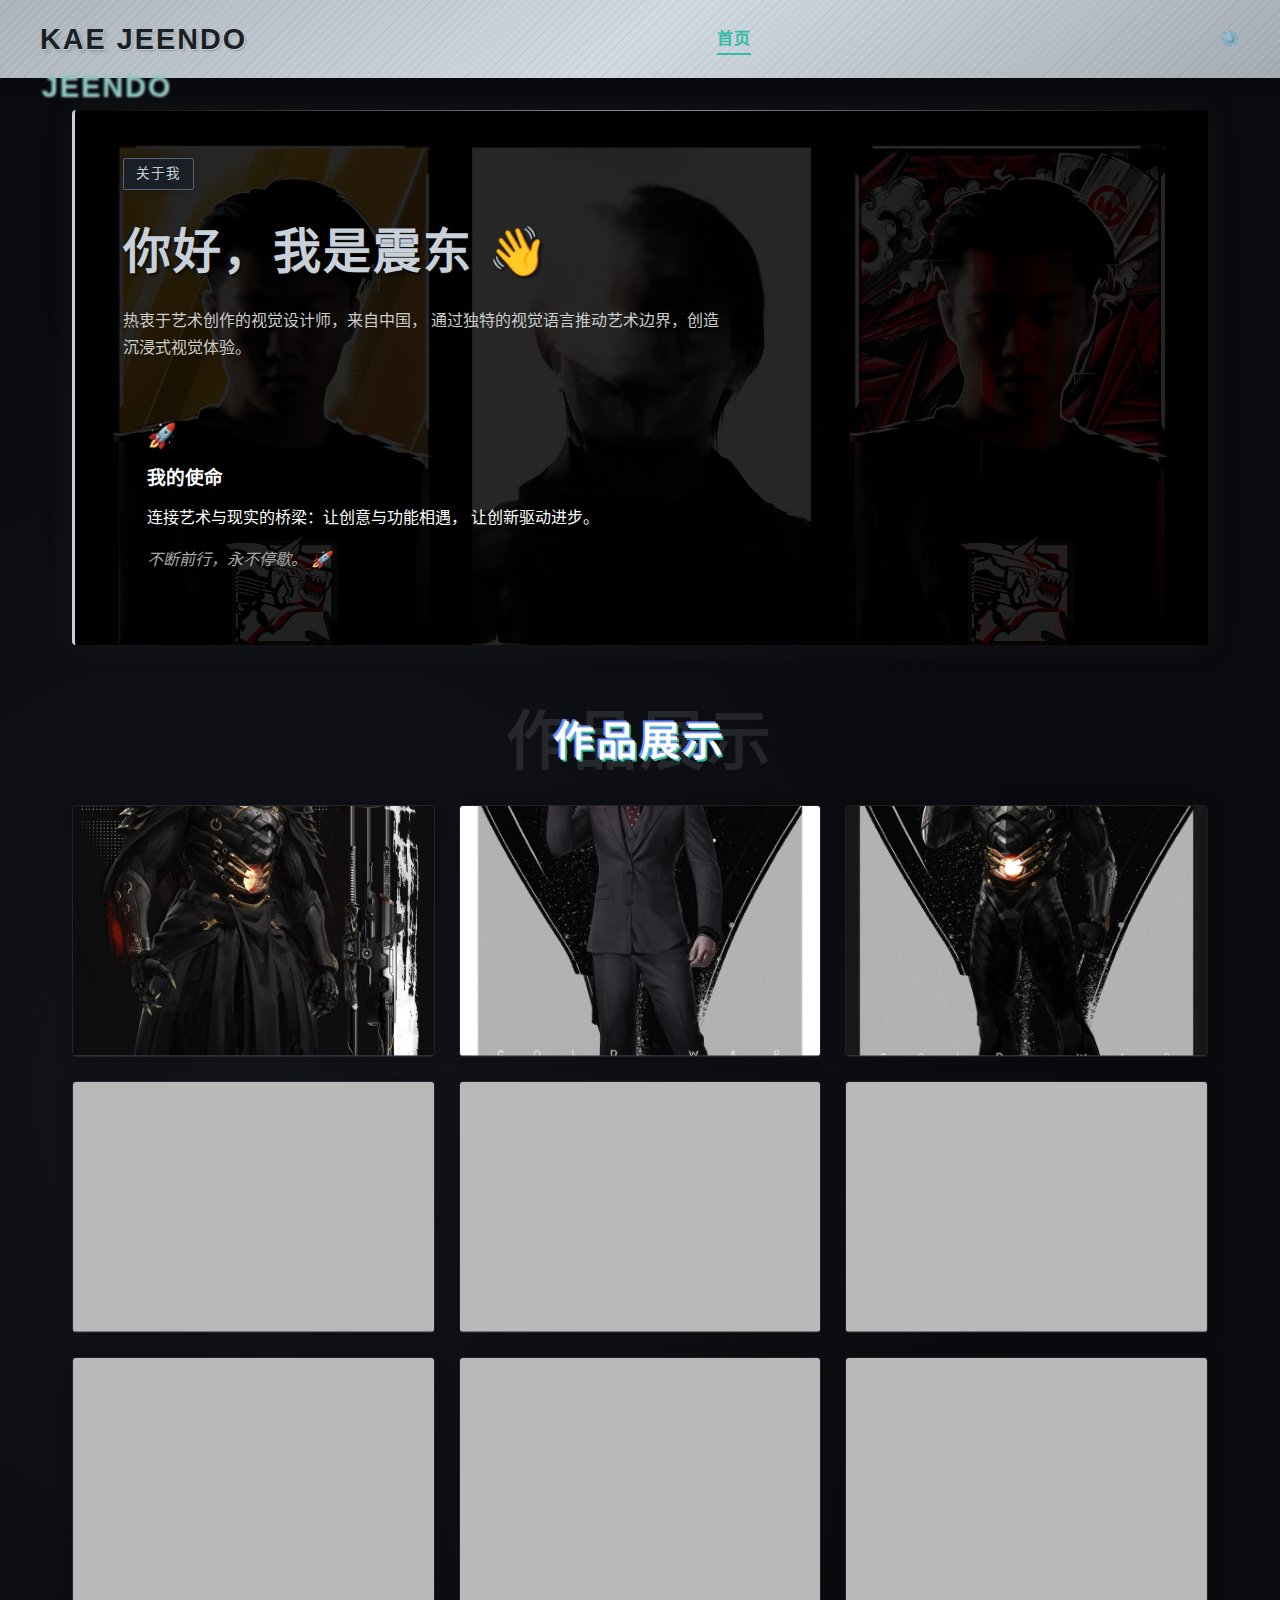
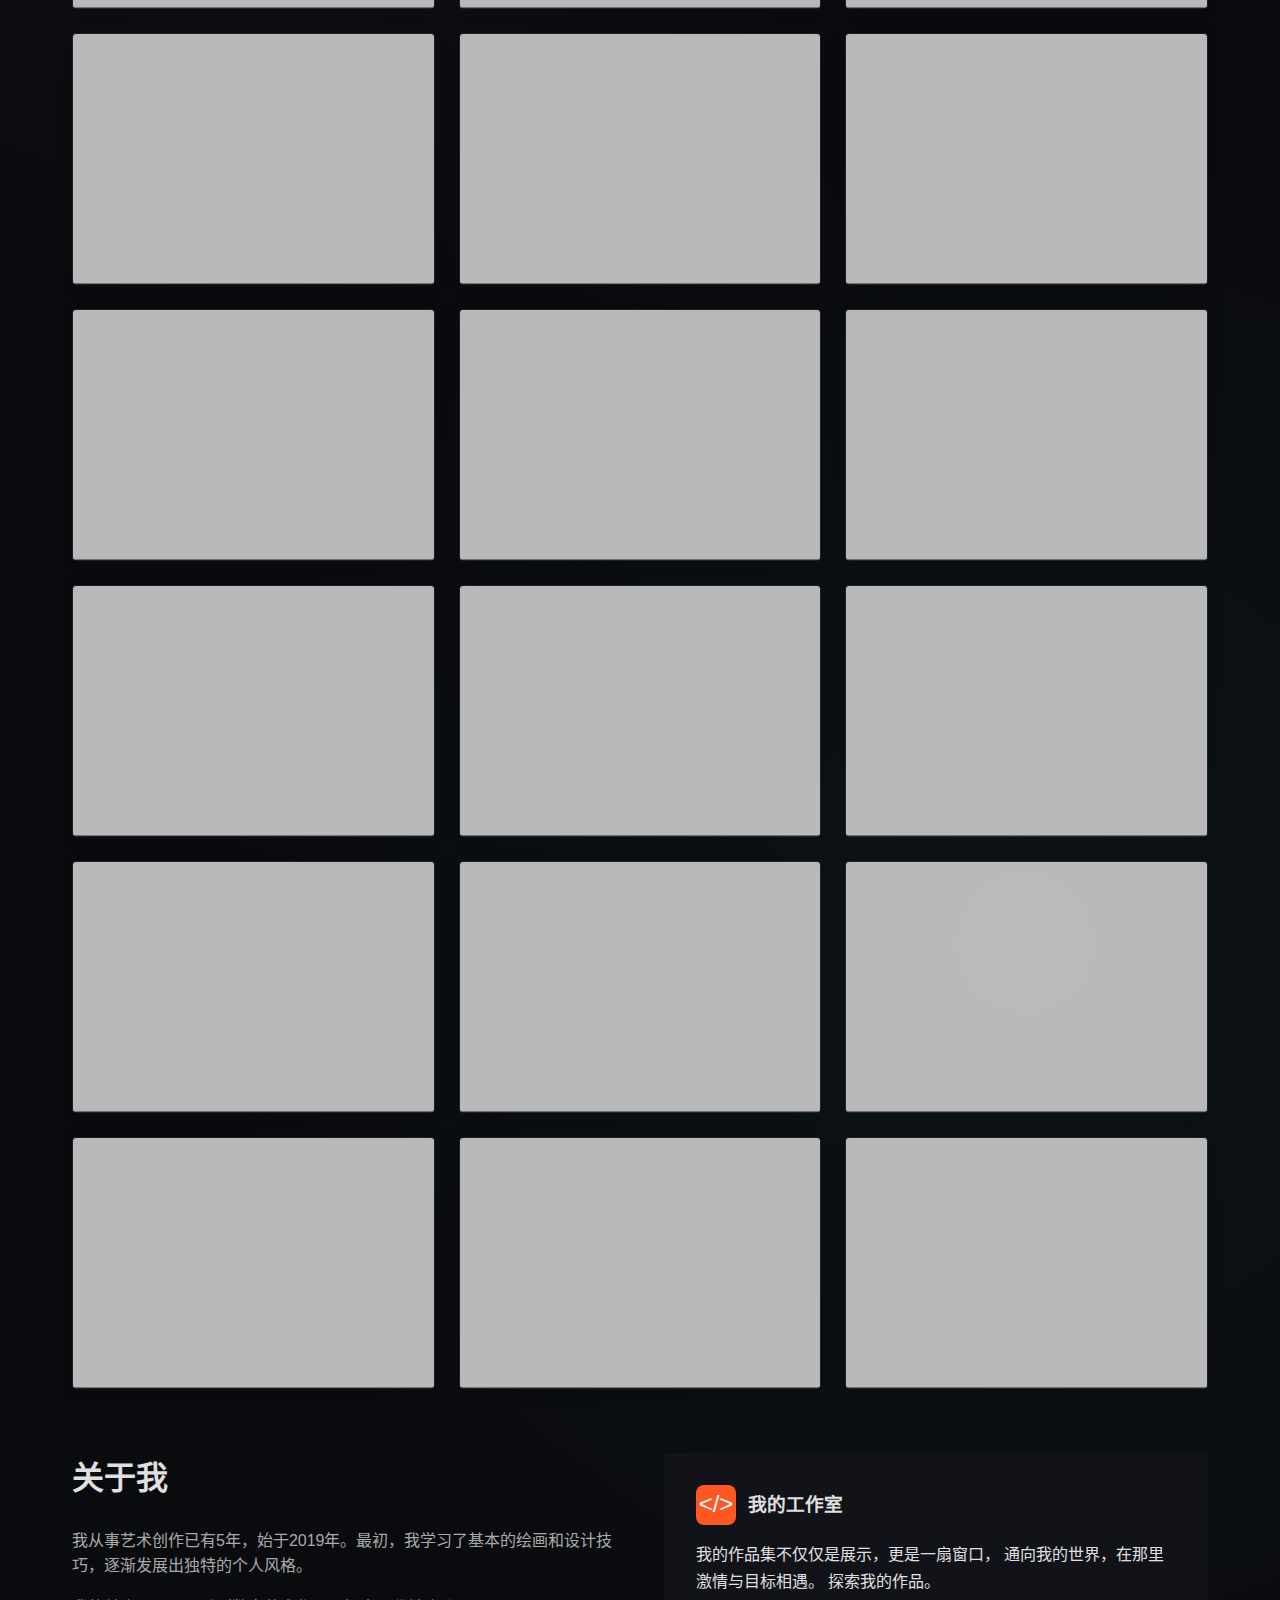
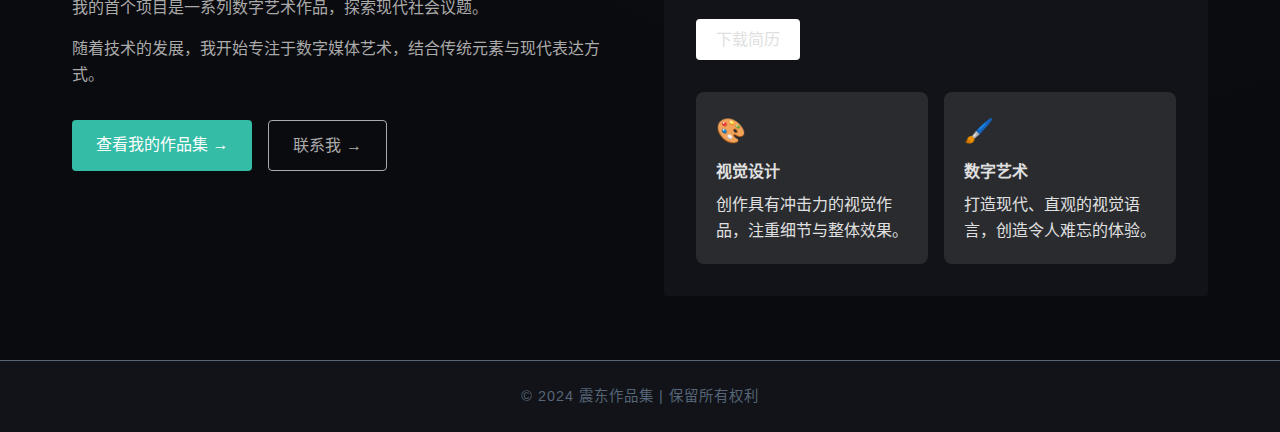
<file: index.html>
<!DOCTYPE html>
<html lang="zh-CN">
<head>
    <meta charset="UTF-8">
    <meta name="viewport" content="width=device-width, initial-scale=1.0">
    <title>作品集展示</title>
    <link rel="stylesheet" href="styles.css">
</head>
<body>
    <header>
        <nav>
            <div class="logo">KAE JEENDO</div>
            <ul class="nav-links">
                <li><a href="#" class="active">首页</a></li>
            </ul>
            <div class="settings">⚙️</div>
        </nav>
    </header>

    <main>
        <section class="about-section">
            <div class="about-header">
                <span class="tag">关于我</span>
                <h1>你好，我是震东 👋</h1>
                <p class="intro">热衷于艺术创作的视觉设计师，来自中国，
                通过独特的视觉语言推动艺术边界，创造沉浸式视觉体验。</p>
            </div>
            <div class="mission">
                <span class="mission-icon">🚀</span>
                <h3>我的使命</h3>
                <p>连接艺术与现实的桥梁：让创意与功能相遇，
                让创新驱动进步。</p>
                <p class="motto"><em>不断前行，永不停歇。</em> 🚀</p>
            </div>
        </section>

        <section class="gallery-section">
            <h2>作品展示</h2>
            <div class="gallery" id="gallery">
                <!-- 照片将通过JavaScript动态加载 -->
            </div>
        </section>

        <section class="about-me">
            <div class="about-content">
                <h2>关于我</h2>
                <p>我从事艺术创作已有5年，始于2019年。最初，我学习了基本的绘画和设计技巧，逐渐发展出独特的个人风格。</p>
                <p>我的首个项目是一系列数字艺术作品，探索现代社会议题。</p>
                <p>随着技术的发展，我开始专注于数字媒体艺术，结合传统元素与现代表达方式。</p>
                <div class="action-buttons">
                    <a href="#" class="btn primary">查看我的作品集 &rarr;</a>
                    <a href="#" class="btn secondary">联系我 &rarr;</a>
                </div>
            </div>

            <div class="studio-info">
                <div class="studio-header">
                    <span class="code-icon">&#60;/&#62;</span>
                    <h3>我的工作室</h3>
                </div>
                <p class="studio-desc">我的作品集不仅仅是展示，更是一扇窗口，
                通向我的世界，在那里激情与目标相遇。
                探索我的作品。</p>
                <a href="#" class="download-btn">下载简历</a>

                <div class="skills">
                    <div class="skill-card">
                        <span class="skill-icon">🎨</span>
                        <h4>视觉设计</h4>
                        <p>创作具有冲击力的视觉作品，注重细节与整体效果。</p>
                    </div>
                    <div class="skill-card">
                        <span class="skill-icon">🖌️</span>
                        <h4>数字艺术</h4>
                        <p>打造现代、直观的视觉语言，创造令人难忘的体验。</p>
                    </div>
                </div>
            </div>
        </section>
    </main>

    <footer>
        <p>&copy; 2024 震东作品集 | 保留所有权利</p>
    </footer>

    <!-- 照片查看器模态框 -->
    <div id="photoModal" class="modal">
        <span class="close">&times;</span>
        <img class="modal-content" id="modalImg">
        <div class="zoom-hint">使用鼠标滚轮放大缩小 | 放大后按住鼠标拖动查看不同区域 | 松开鼠标停止移动</div>
    </div>

    <script src="script.js"></script>
    
    <!-- 缓存状态信息 -->
    <div class="cache-status" id="cacheStatus">图片缓存已清理</div>
</body>
</html>
</file>
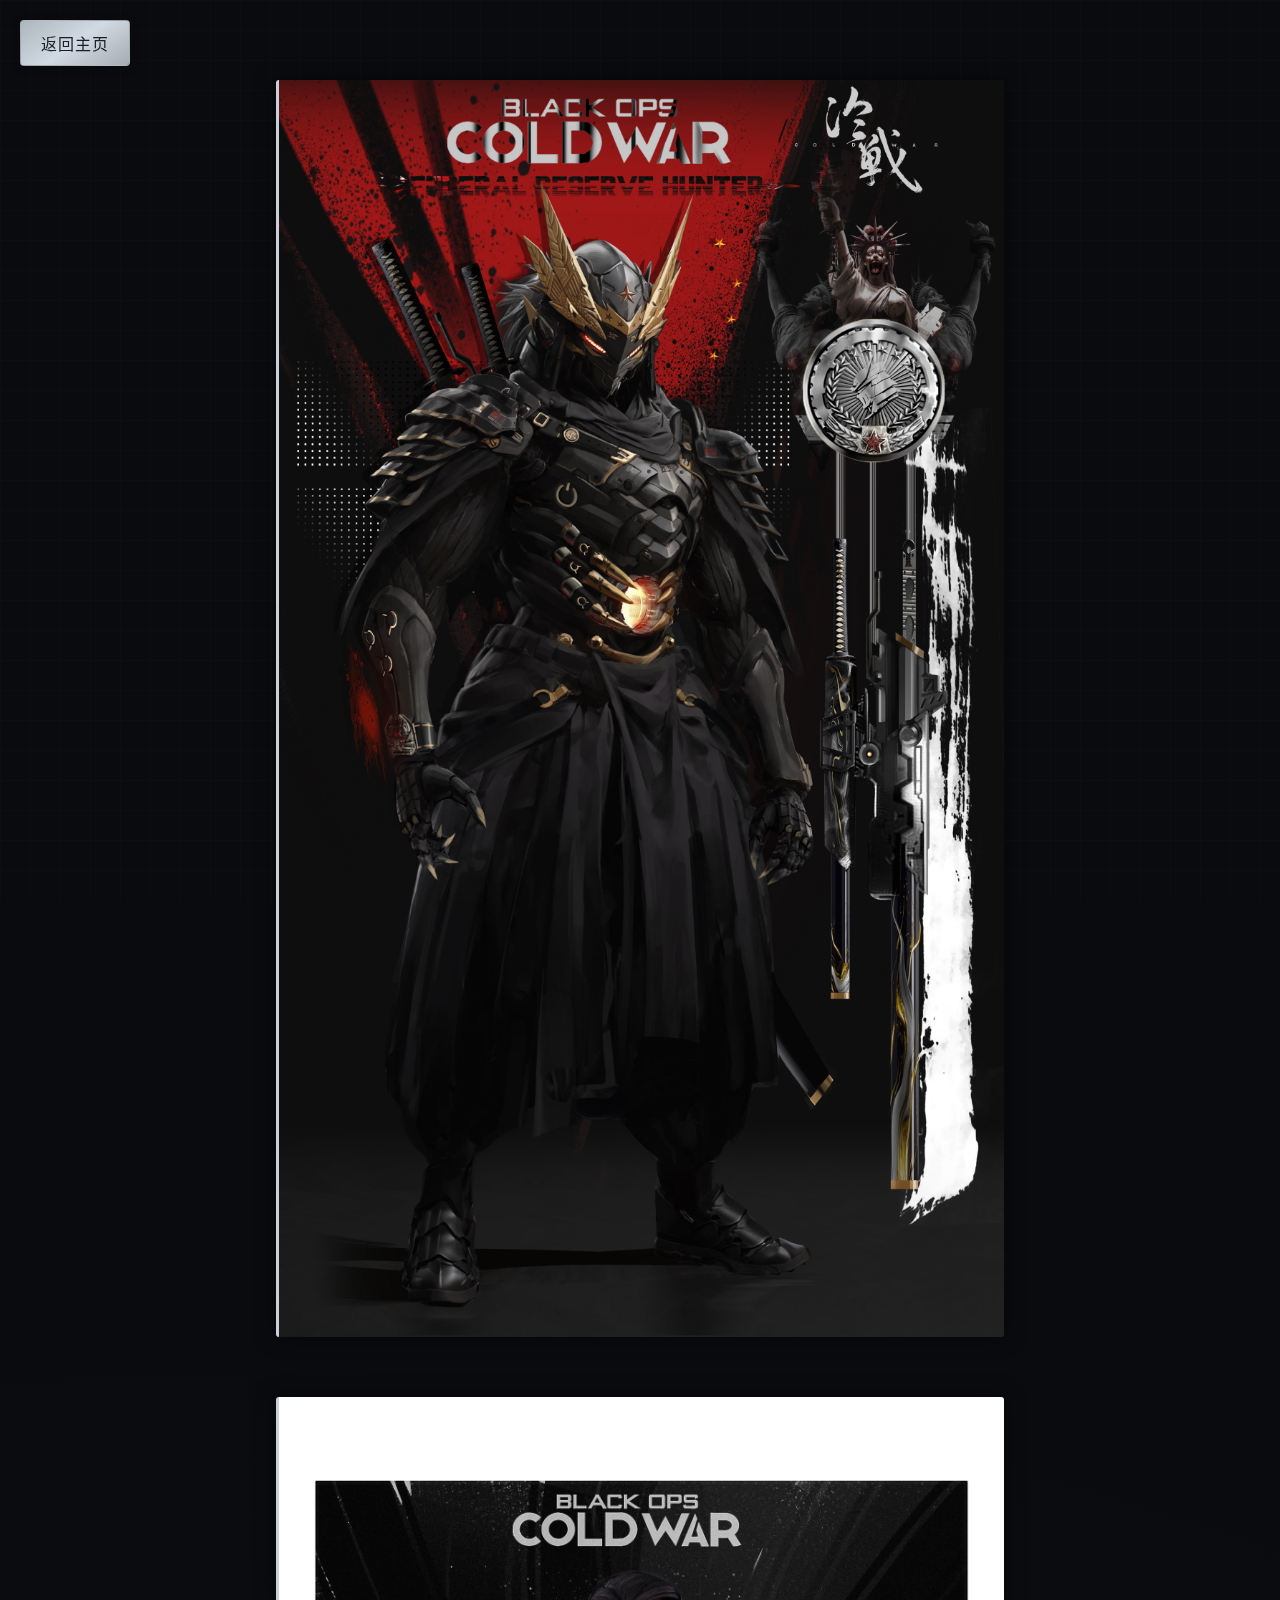
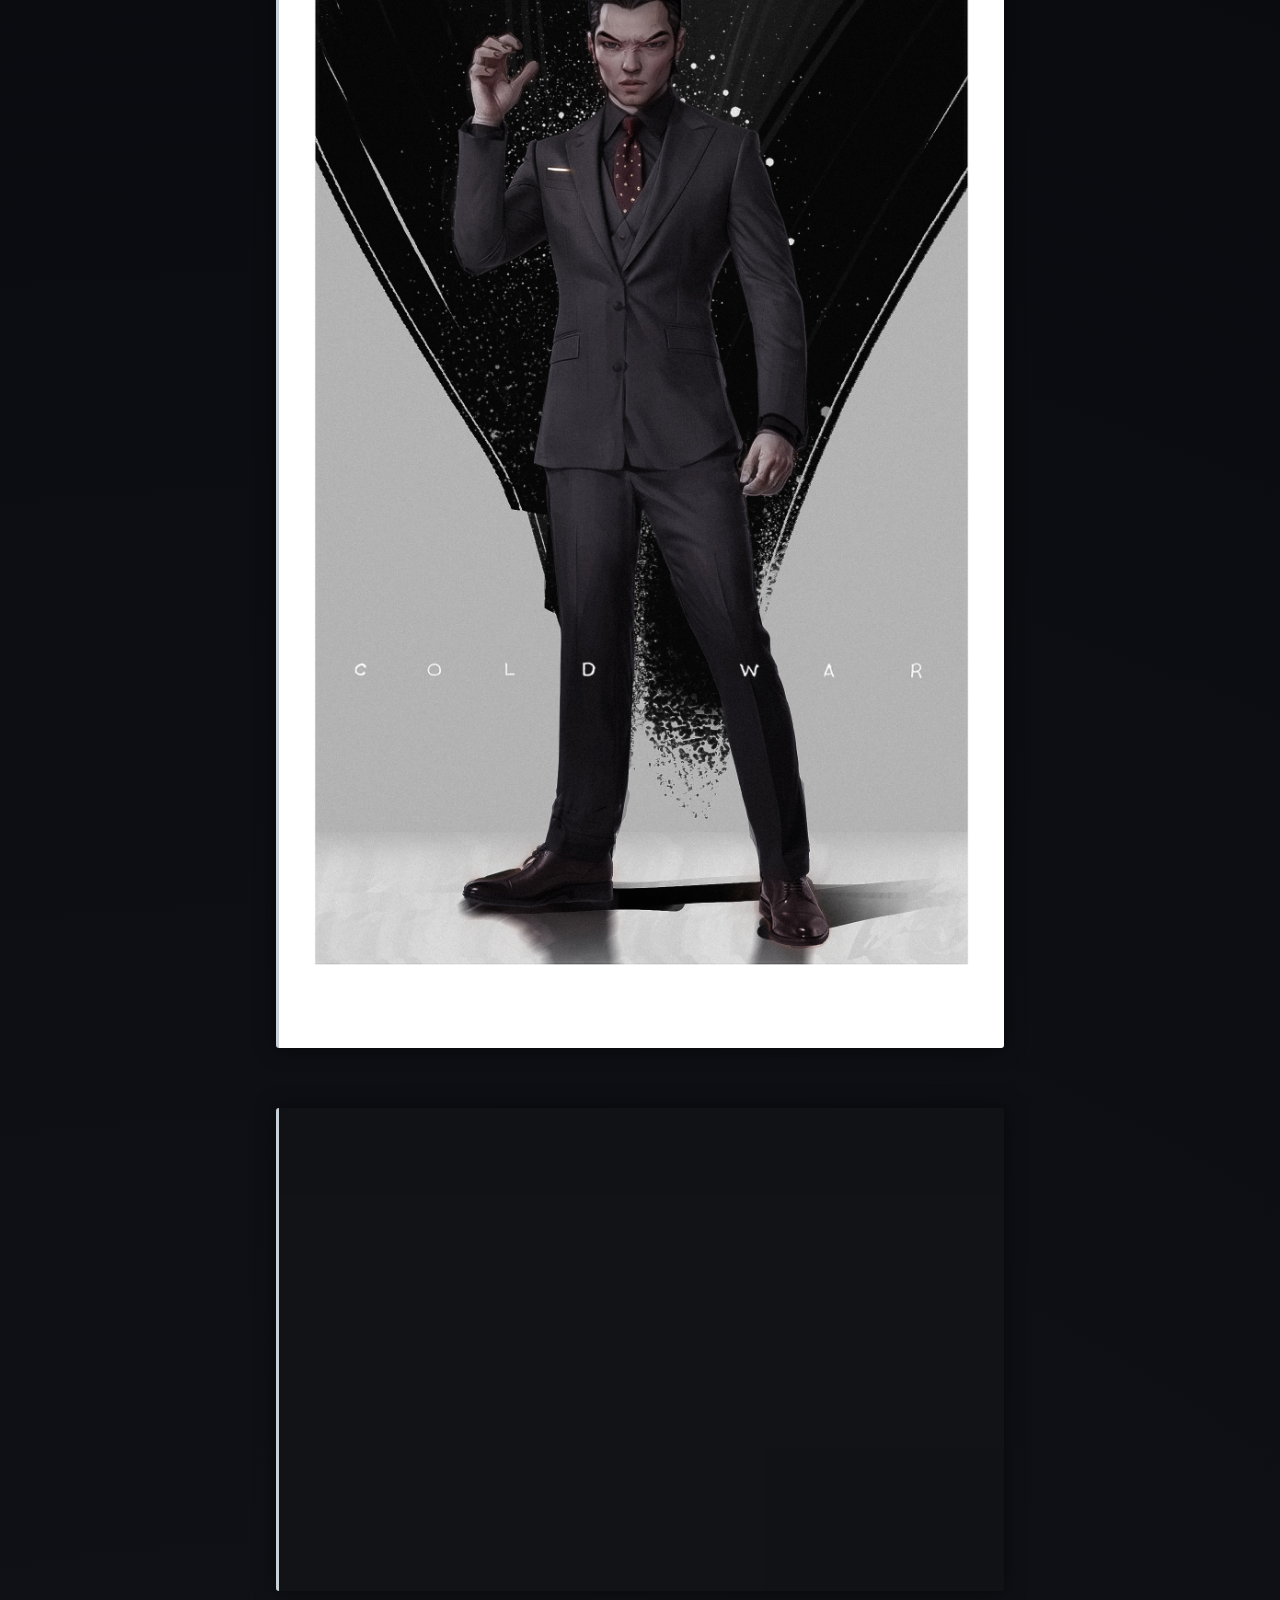
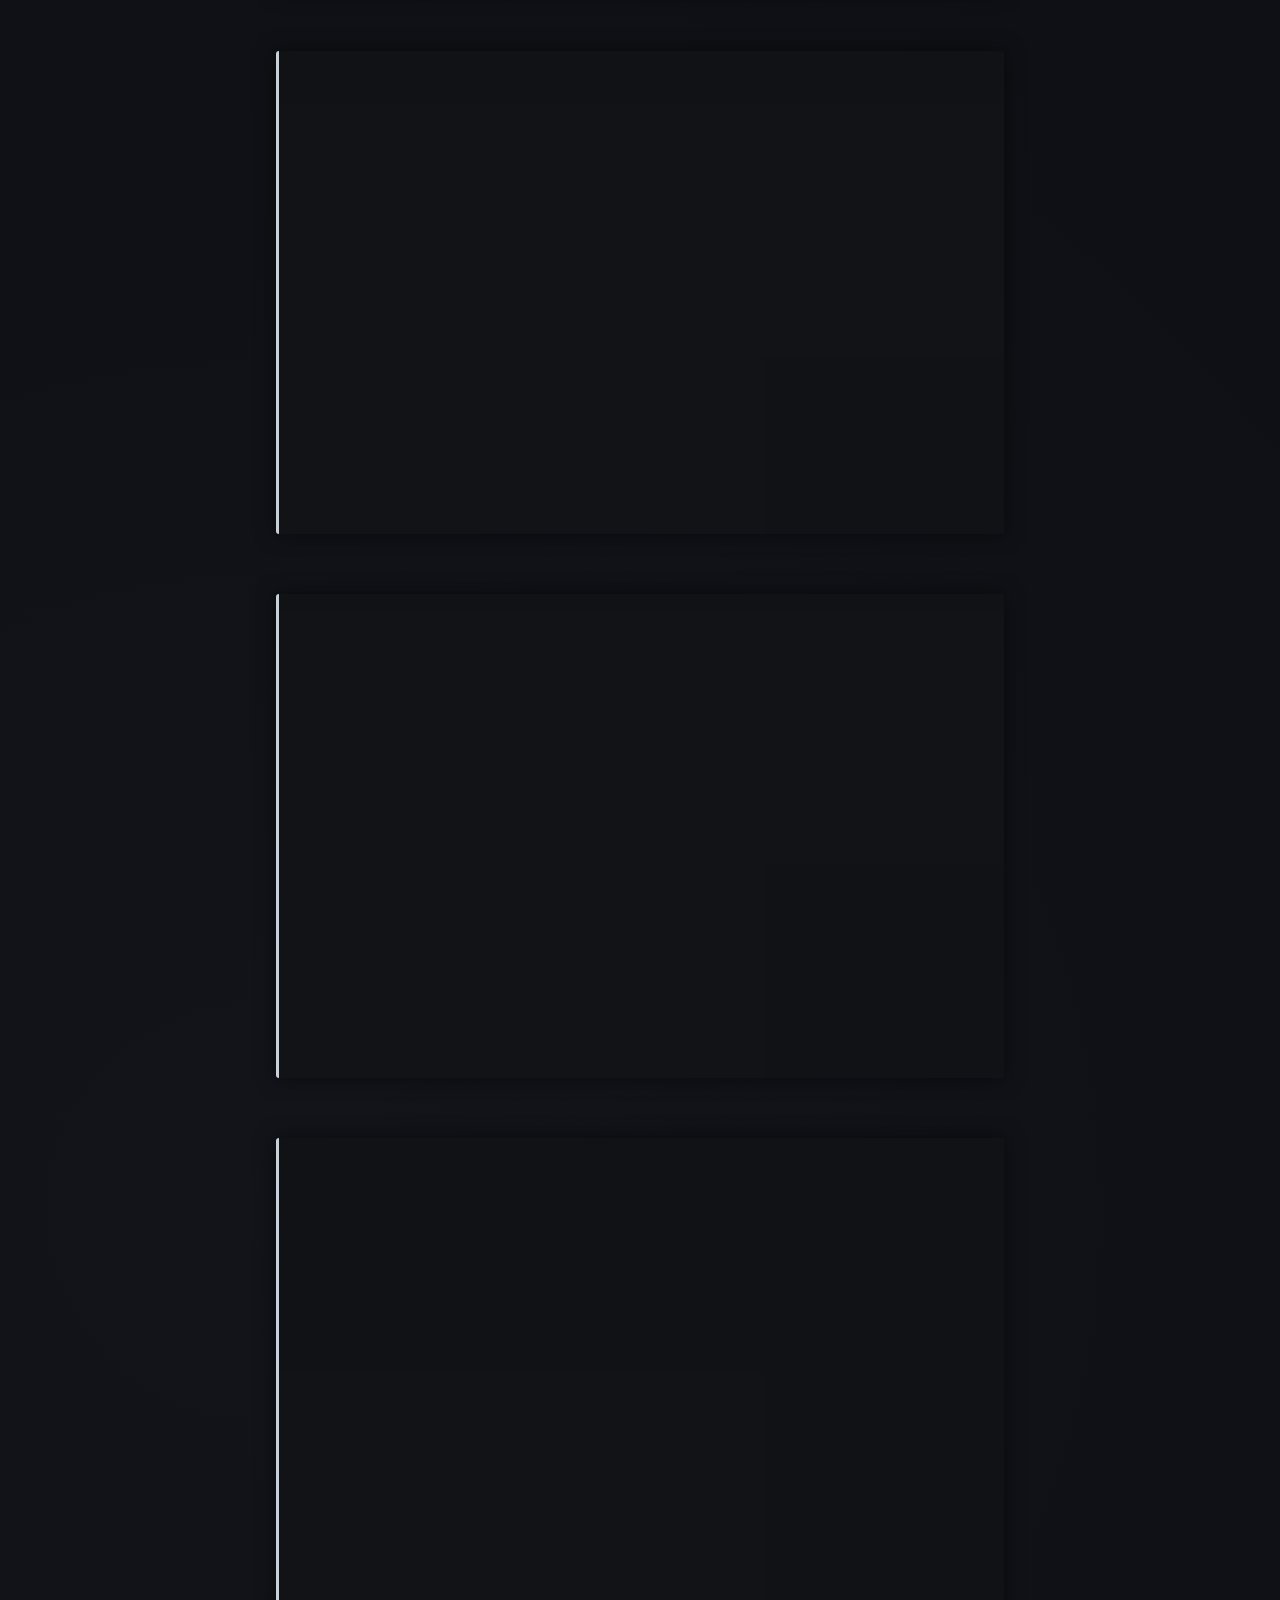
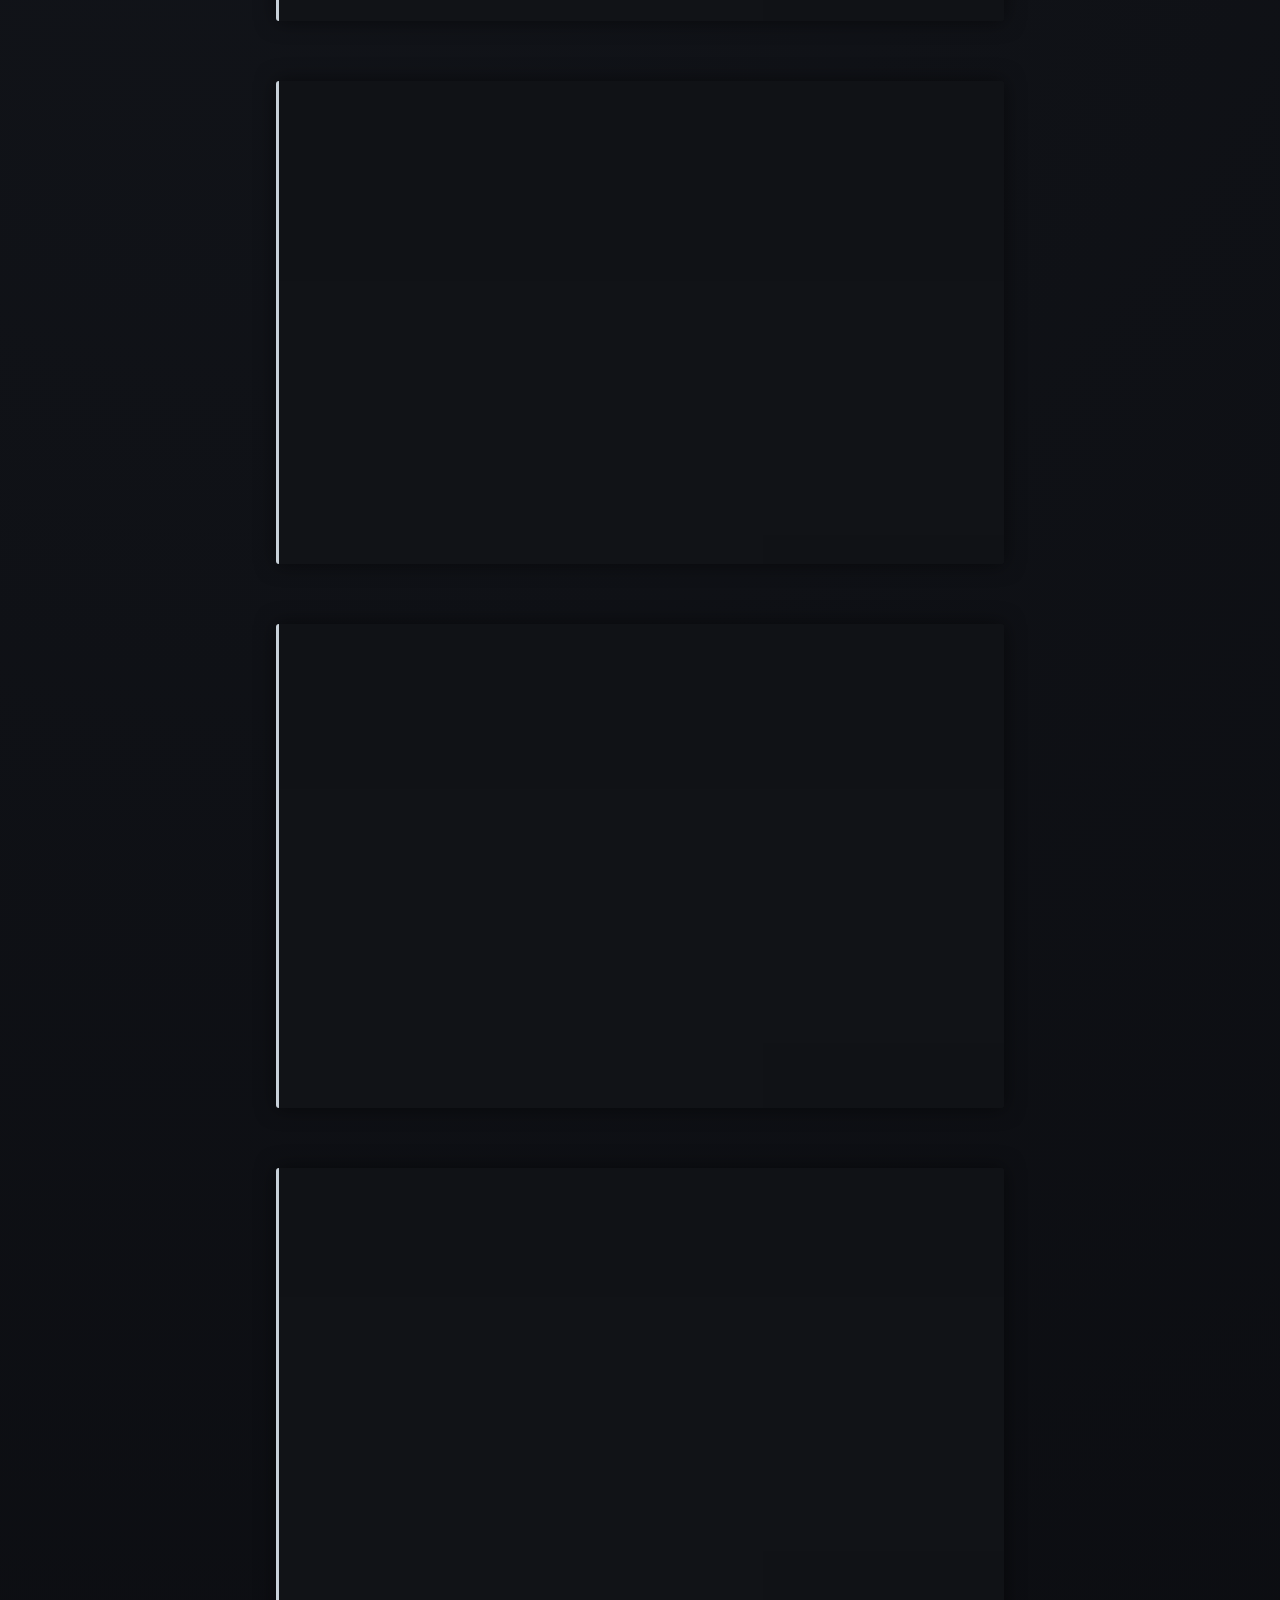
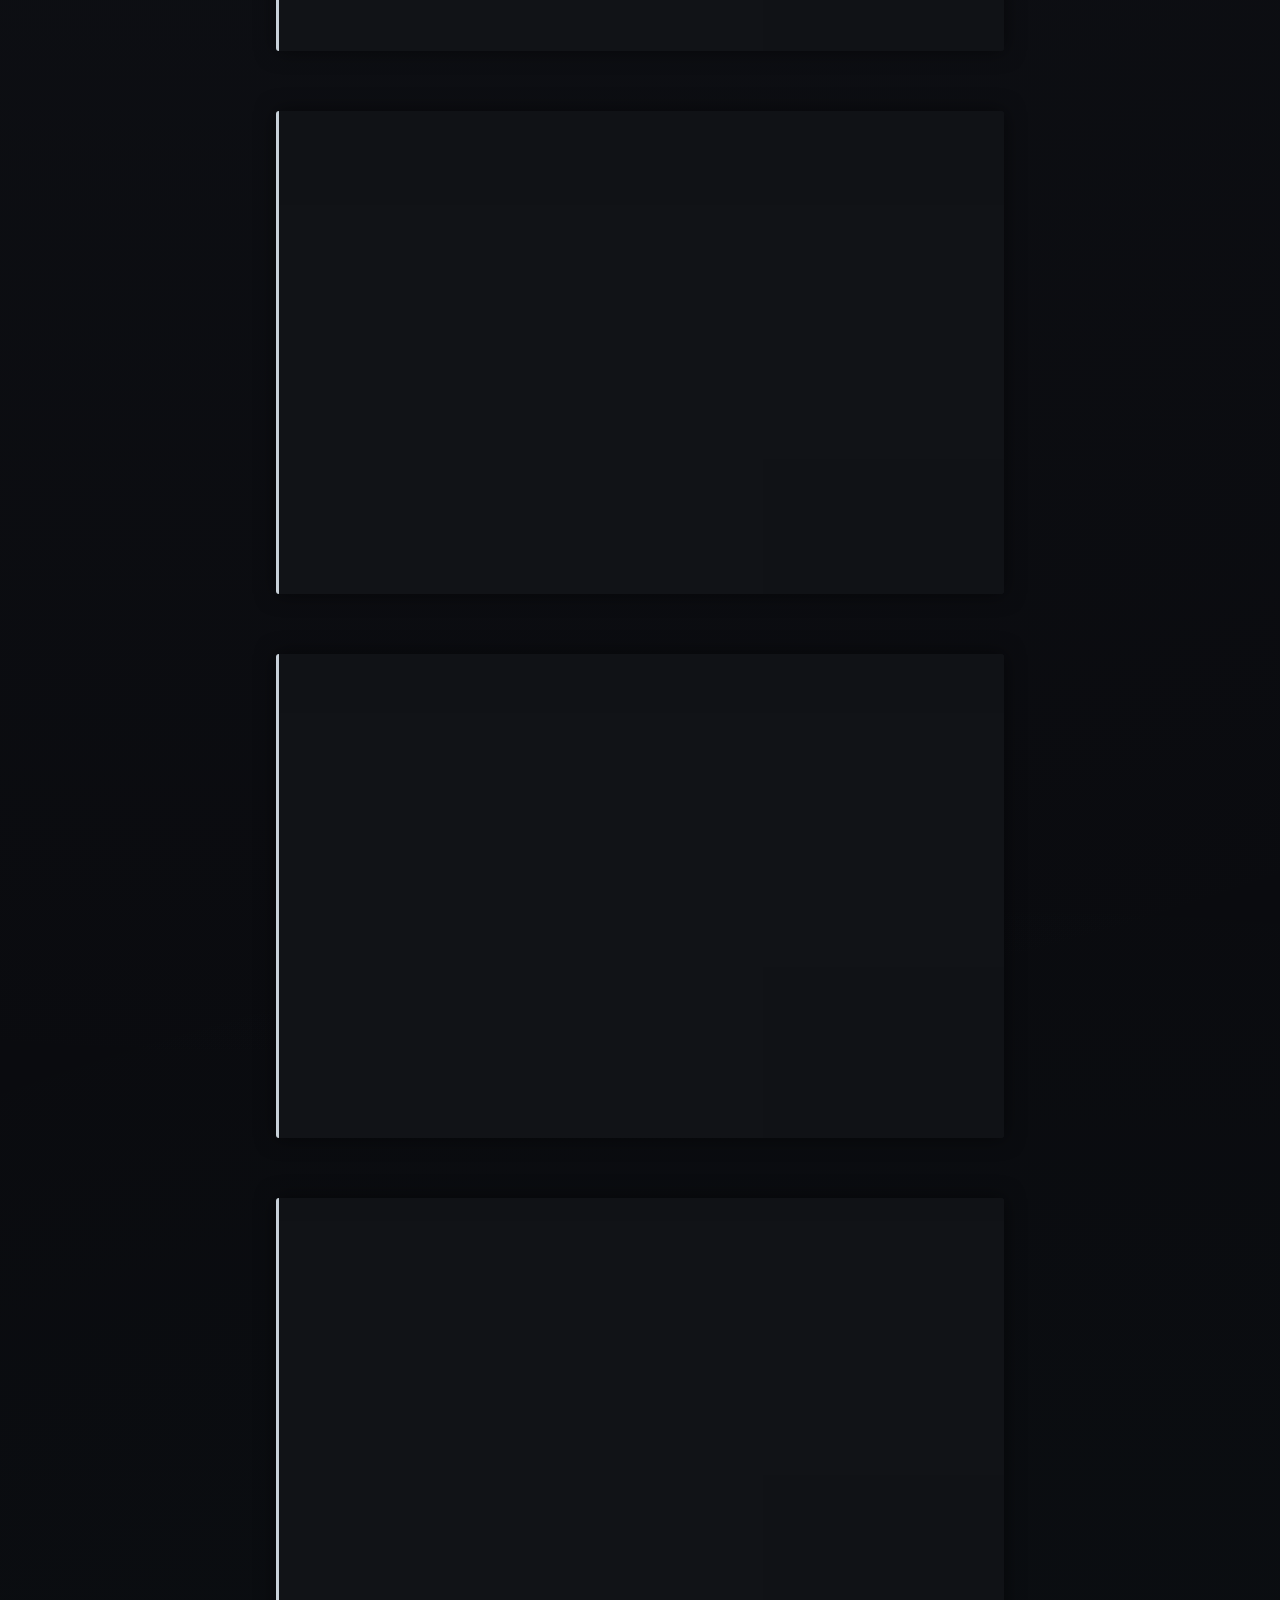
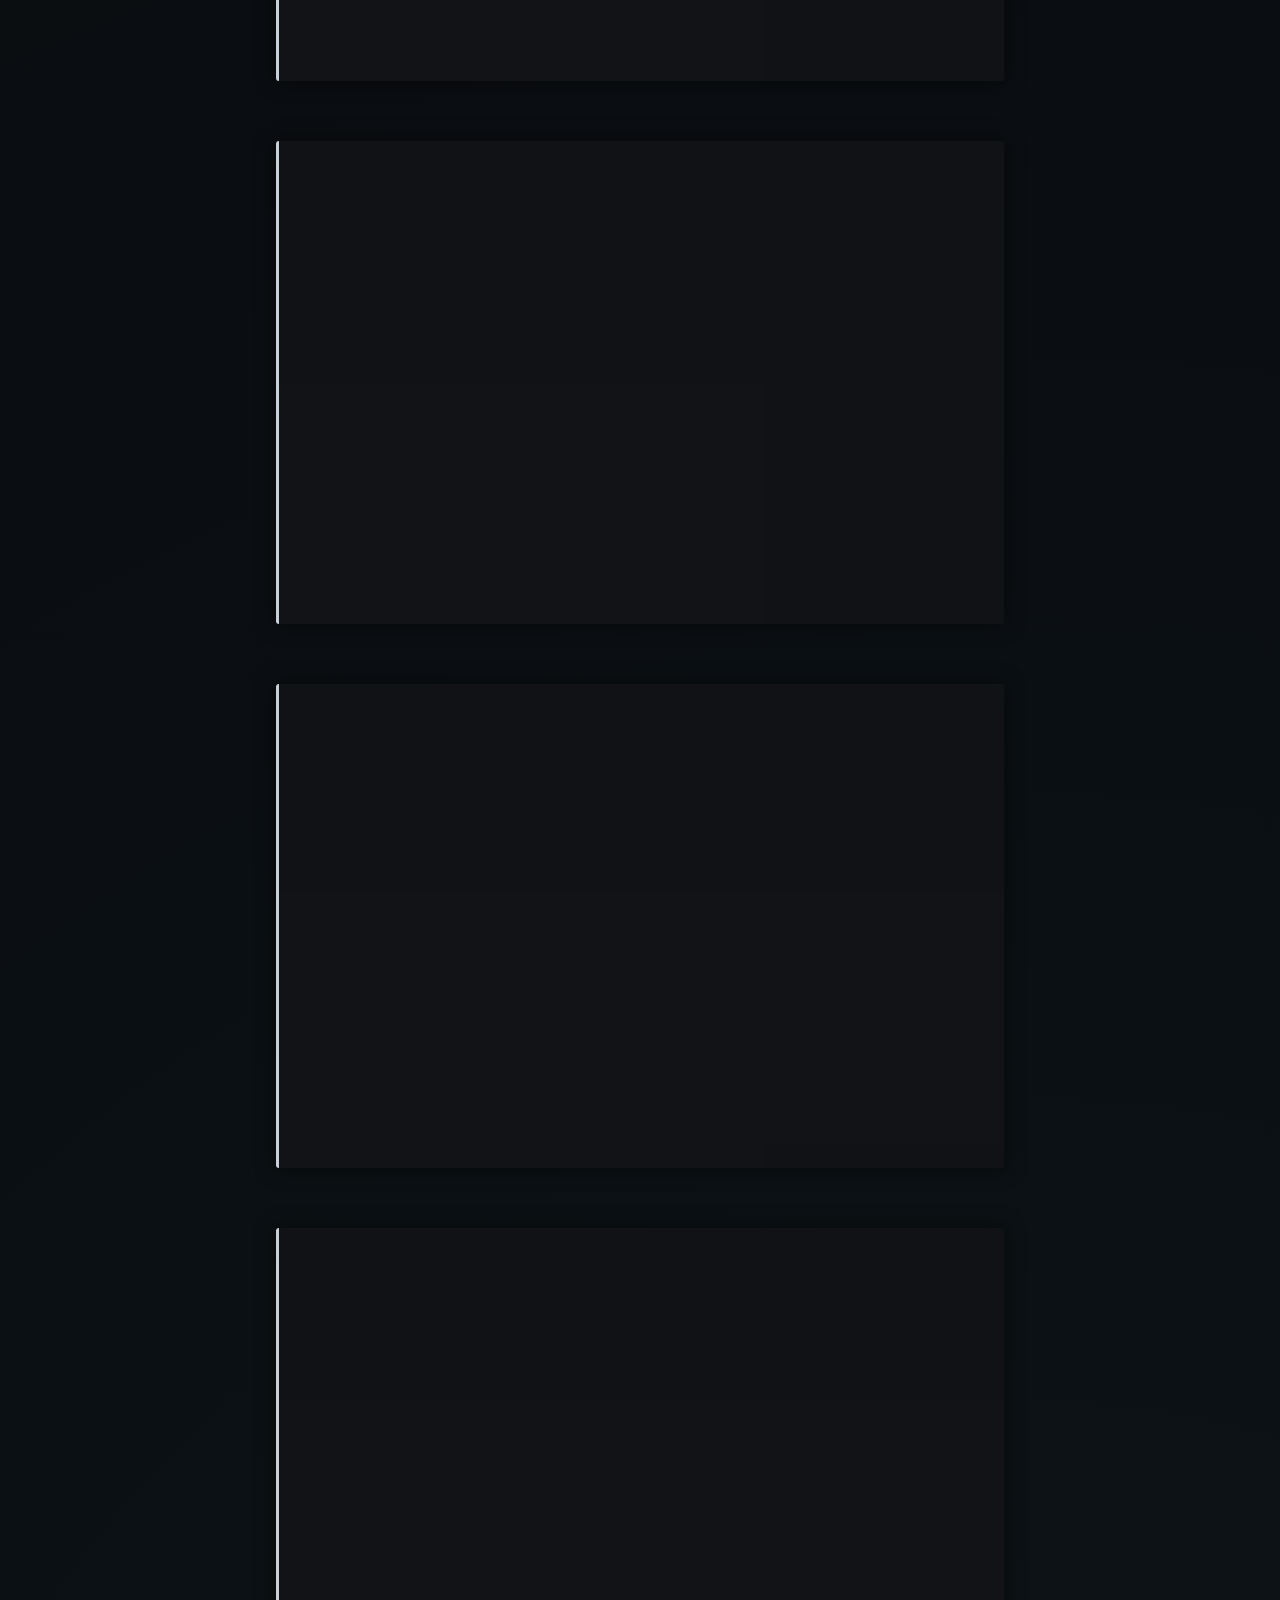
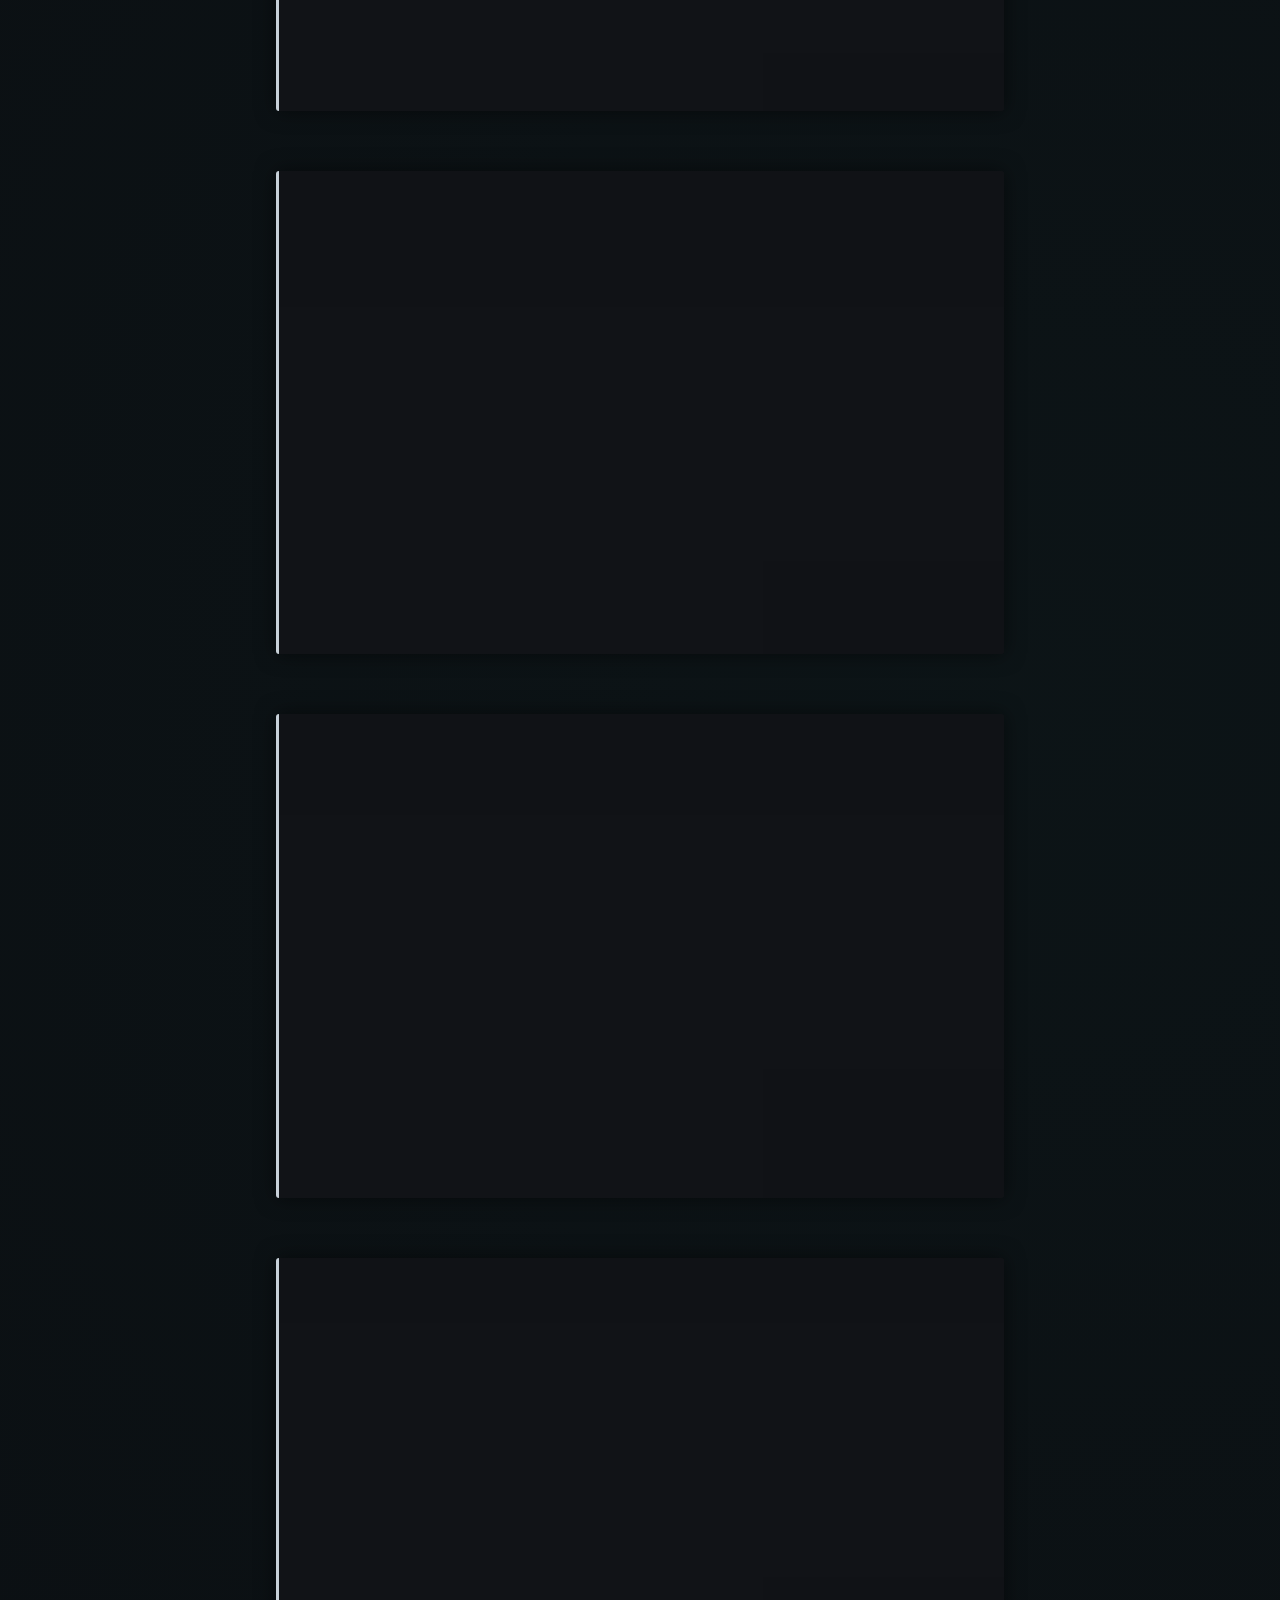
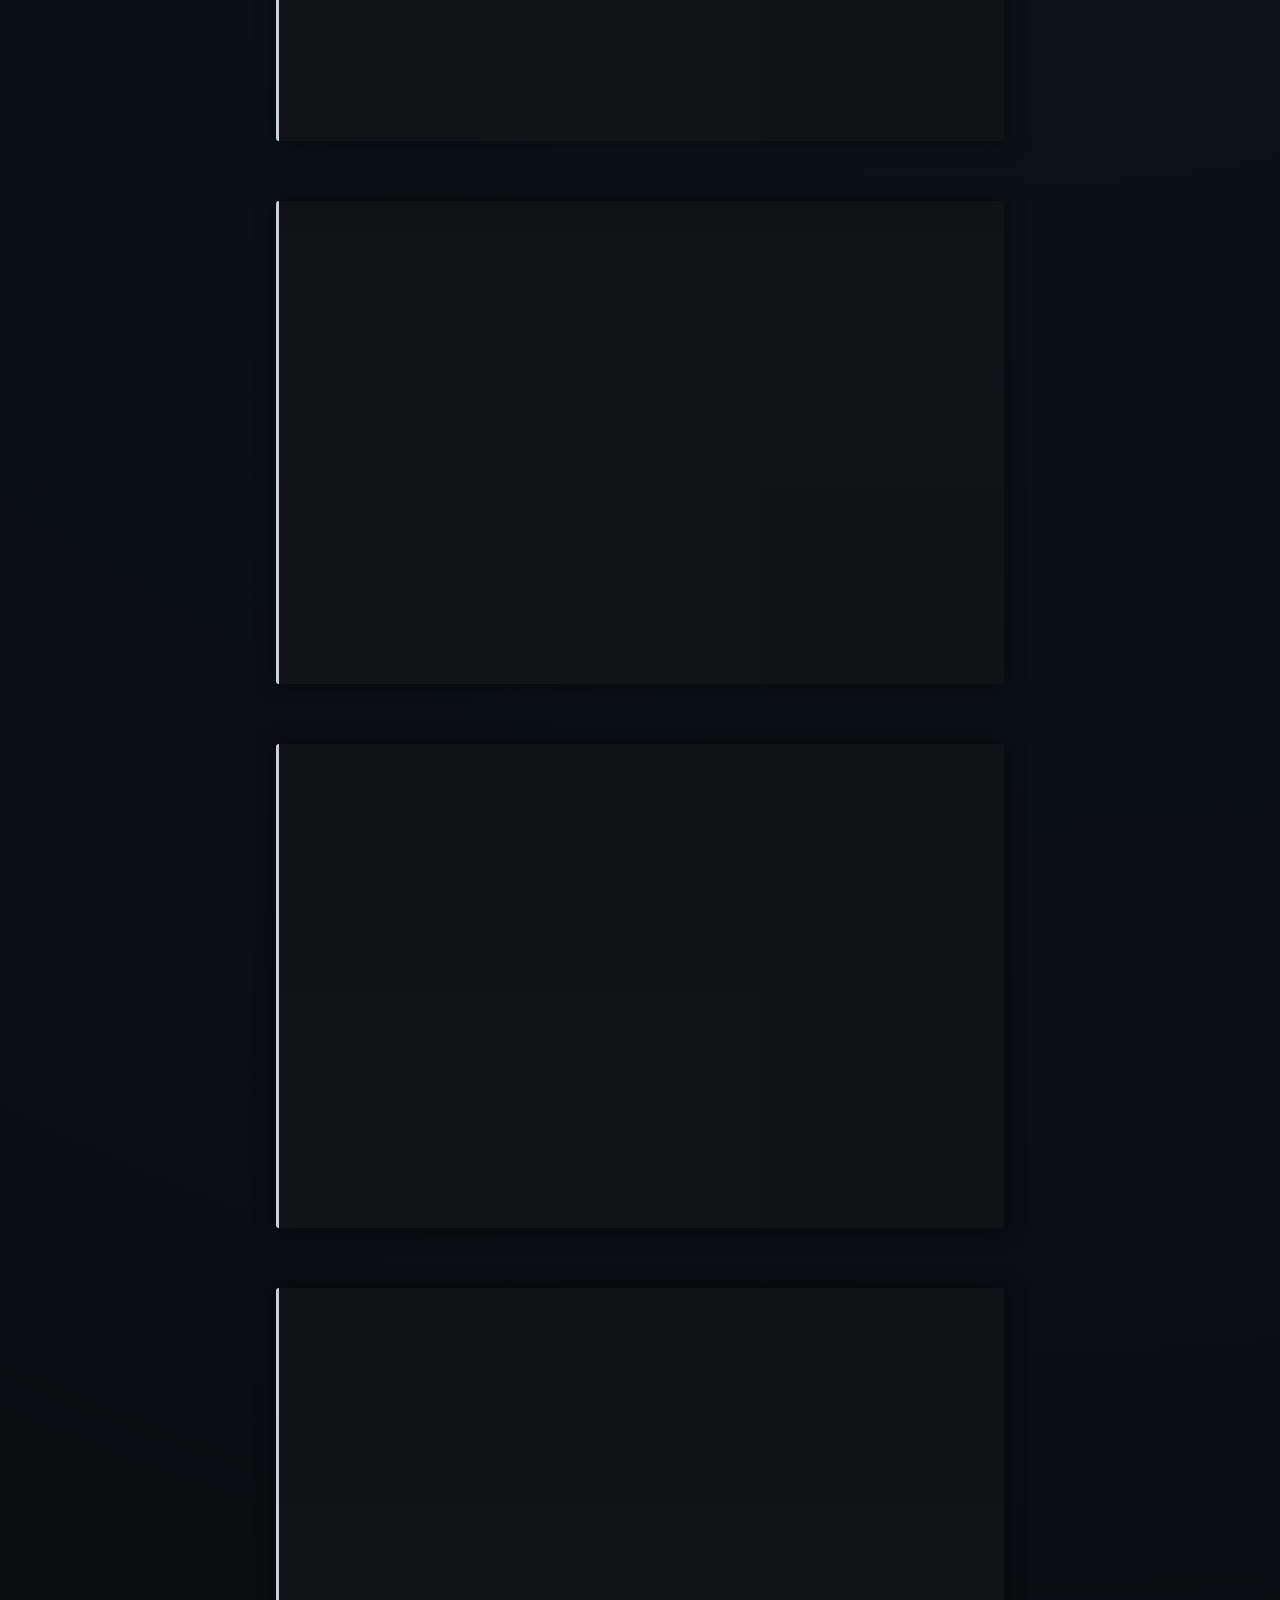
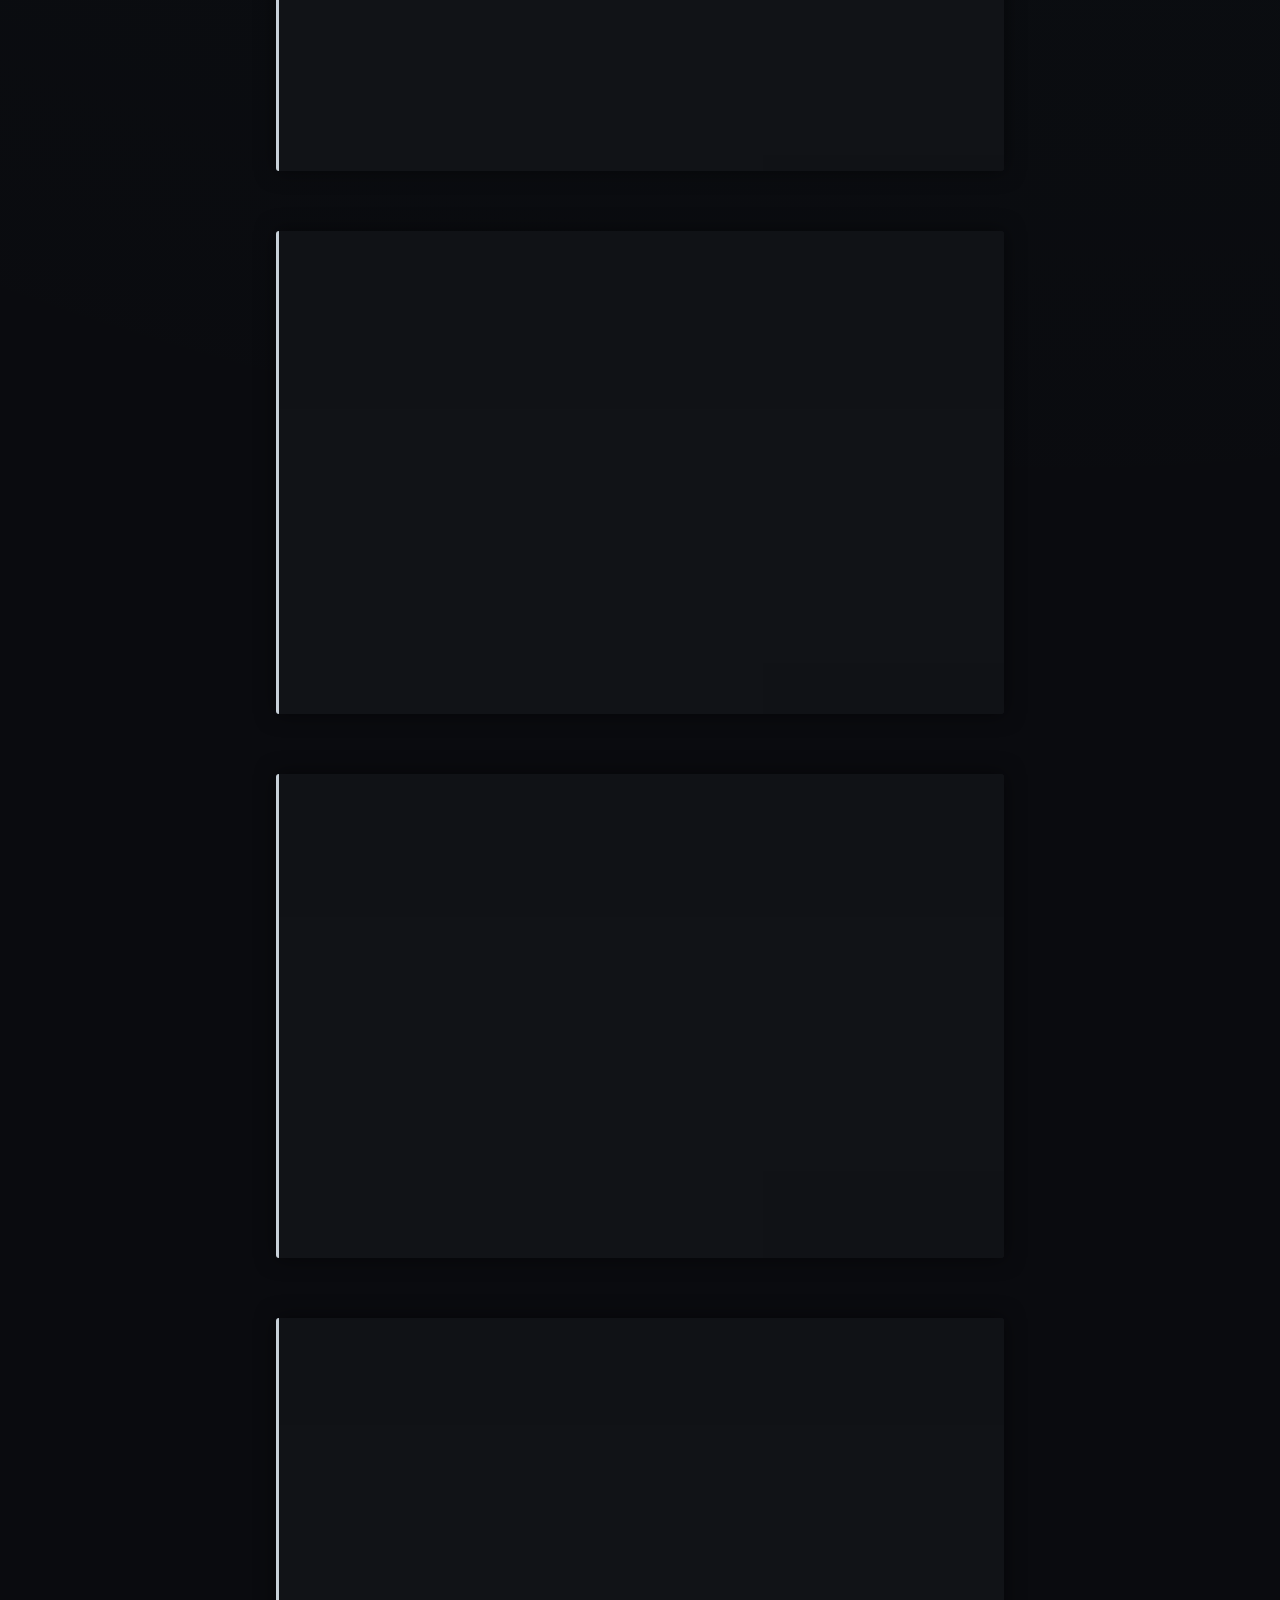
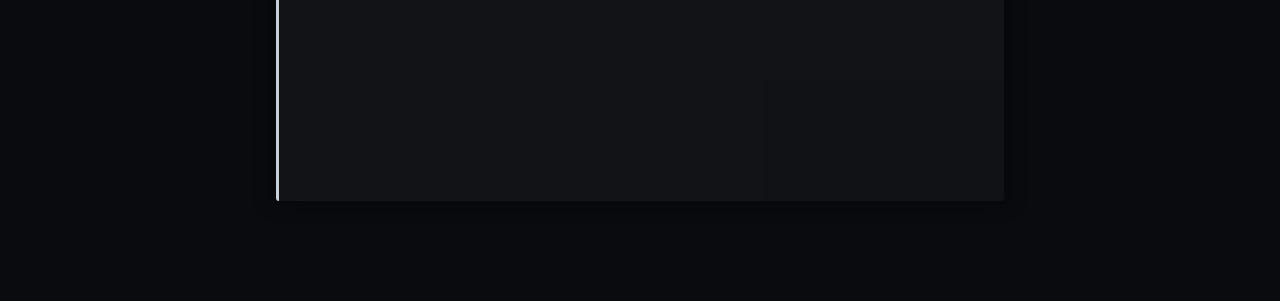
<file: fullscreen.html>
<!DOCTYPE html>
<html lang="zh-CN">
<head>
    <meta charset="UTF-8">
    <meta name="viewport" content="width=device-width, initial-scale=1.0">
    <title>大图展示 - 震东作品集</title>
    <style>
        @font-face {
            font-family: 'CyberPunk';
            src: url('https://fonts.cdnfonts.com/css/cyberpunk') format('woff2');
            font-weight: normal;
            font-style: normal;
        }
        
        :root {
            --accent-color: #34bca6;
            --accent-color-2: #708efa;
            --silver-color: #c8d1d9;
            --silver-dark: #566577;
            --metallic: linear-gradient(145deg, #adb5bd 0%, #d1d9e2 50%, #a6acb3 100%);
            --bg-color: #0a0b0f;
            --card-bg: #111318;
            --punk-font: 'Impact', 'Haettenschweiler', 'Arial Narrow Bold', sans-serif;
        }
        
        * {
            margin: 0;
            padding: 0;
            box-sizing: border-box;
        }
        
        body {
            font-family: 'Arial', sans-serif;
            background-color: var(--bg-color);
            color: var(--silver-color);
            overflow-x: hidden;
            background-image: 
                radial-gradient(circle at 20% 30%, rgba(86, 101, 119, 0.1) 0%, transparent 30%),
                radial-gradient(circle at 80% 70%, rgba(52, 188, 166, 0.05) 0%, transparent 30%);
        }
        
        .back-button {
            position: fixed;
            top: 20px;
            left: 20px;
            z-index: 1000;
            background: var(--metallic);
            color: #1a1e25;
            border: 1px solid rgba(70, 80, 95, 0.2);
            border-radius: 4px;
            padding: 10px 20px;
            font-family: var(--punk-font);
            font-size: 16px;
            text-transform: uppercase;
            letter-spacing: 1px;
            cursor: pointer;
            transition: all 0.3s ease;
            box-shadow: 0 2px 10px rgba(0, 0, 0, 0.2);
        }
        
        .back-button:hover {
            transform: translateY(-2px);
            box-shadow: 0 5px 15px rgba(0, 0, 0, 0.3);
        }
        
        .fullscreen-container {
            position: relative;
            width: 100%;
            min-height: 100vh;
            padding-top: 80px;
            padding-bottom: 40px;
        }
        
        .fullscreen-gallery {
            width: 60%;
            max-width: 1400px;
            margin: 0 auto;
            padding: 0 20px;
        }
        
        .fullscreen-item {
            width: 100%;
            margin-bottom: 60px;
            position: relative;
            border-left: 3px solid var(--silver-color);
            border-radius: 3px;
            box-shadow: 0 0 20px rgba(0, 0, 0, 0.5);
            transition: all 0.3s ease;
            background-color: var(--card-bg);
            overflow: hidden;
        }
        
        .fullscreen-item:hover {
            box-shadow: 
                0 0 30px rgba(0, 0, 0, 0.7),
                0 0 20px rgba(200, 209, 217, 0.1);
        }
        
        .fullscreen-img {
            width: 100%;
            height: auto;
            display: block;
            opacity: 0.9;
            transition: all 0.5s ease;
            filter: grayscale(20%);
        }
        
        .fullscreen-img.loaded {
            opacity: 1;
            filter: grayscale(0%);
        }
        
        .fullscreen-caption {
            position: absolute;
            bottom: 0;
            left: 0;
            width: 100%;
            background-color: rgba(10, 11, 15, 0.85);
            color: var(--silver-color);
            padding: 15px;
            font-family: var(--punk-font);
            font-size: 18px;
            letter-spacing: 1px;
            text-transform: uppercase;
            opacity: 0;
            transition: opacity 0.3s ease;
            border-top: 1px solid var(--silver-dark);
        }
        
        .fullscreen-item:hover .fullscreen-caption {
            opacity: 1;
        }
        
        /* 加载动画 */
        .loading {
            position: fixed;
            top: 50%;
            left: 50%;
            transform: translate(-50%, -50%);
            z-index: 1001;
            display: none;
        }
        
        .loading::after {
            content: '';
            display: block;
            width: 50px;
            height: 50px;
            border-radius: 50%;
            border: 3px solid rgba(10, 11, 15, 0.3);
            border-top-color: var(--silver-color);
            animation: spin 1s linear infinite;
            box-shadow: 0 0 20px rgba(200, 209, 217, 0.2);
        }
        
        @keyframes spin {
            to { transform: rotate(360deg); }
        }
        
        /* 添加网格线背景 */
        body::before {
            content: "";
            position: fixed;
            top: 0;
            left: 0;
            right: 0;
            bottom: 0;
            background: 
                linear-gradient(to right, rgba(200, 209, 217, 0.02) 1px, transparent 1px),
                linear-gradient(to bottom, rgba(200, 209, 217, 0.02) 1px, transparent 1px);
            background-size: 30px 30px;
            z-index: -1;
            pointer-events: none;
        }
    </style>
</head>
<body>
    <div class="loading" id="loading"></div>
    <button class="back-button" onclick="window.location.href='index.html'">返回主页</button>
    
    <div class="fullscreen-container">
        <div class="fullscreen-gallery" id="fullscreenGallery"></div>
    </div>
    
    <script>
        document.addEventListener('DOMContentLoaded', function() {
            // 显示加载状态
            const loading = document.getElementById('loading');
            loading.style.display = 'block';
            
            // 使用与主页相同的照片数组结构
            const photoData = [
                { src: 'photo/1.jpg', title: '1' },
                { src: 'photo/2.jpg', title: '2' },
                { src: 'photo/3.jpg', title: '3' },
                { src: 'photo/4.jpg', title: '4' },
                { src: 'photo/5.jpg', title: '5' },
                { src: 'photo/6.jpg', title: '6' },
                { src: 'photo/7.jpg', title: '7' },
                { src: 'photo/8.jpg', title: '8' },
                { src: 'photo/9.jpg', title: '9' },
                { src: 'photo/10.jpg', title: '10' },
                { src: 'photo/11.jpg', title: '11' },
                { src: 'photo/12.jpg', title: '12' },
                { src: 'photo/13.jpg', title: '13' },
                { src: 'photo/14.jpg', title: '14' },
                { src: 'photo/15.jpg', title: '15' },
                { src: 'photo/16.jpg', title: '16' },
                { src: 'photo/17.jpg', title: '17' },
                { src: 'photo/18.jpg', title: '18' },
                { src: 'photo/19.jpg', title: '19' },
                { src: 'photo/20.jpg', title: '20' },
                { src: 'photo/21.jpg', title: '21' },
                { src: 'photo/22.jpg', title: '22' },
                { src: 'photo/23.jpg', title: '23' },
                { src: 'photo/24.jpg', title: '24' },
            ];
            
            try {
                // 直接使用硬编码的照片数据
                generateFullscreenGallery(photoData);
                loading.style.display = 'none';
            } catch (error) {
                console.error('生成画廊失败:', error);
                showErrorMessage('无法生成画廊: ' + error.message);
                loading.style.display = 'none';
            }
            
            // 显示错误消息
            function showErrorMessage(message) {
                const gallery = document.getElementById('fullscreenGallery');
                gallery.innerHTML = `<div style="text-align: center; padding: 50px; font-size: 18px; color: var(--silver-color);">${message}</div>`;
            }
            
            // 生成全屏画廊
            function generateFullscreenGallery(photos) {
                const gallery = document.getElementById('fullscreenGallery');
                
                // 清空画廊
                gallery.innerHTML = '';
                
                // 动态生成大图展示
                photos.forEach((photo, index) => {
                    const galleryItem = document.createElement('div');
                    galleryItem.className = 'fullscreen-item';
                    
                    const img = document.createElement('img');
                    img.className = 'fullscreen-img';
                    img.alt = photo.title;
                    img.dataset.src = photo.src;
                    img.src = 'data:image/svg+xml,%3Csvg xmlns="http://www.w3.org/2000/svg" viewBox="0 0 300 200"%3E%3Crect width="300" height="200" fill="%23111318"/%3E%3C/svg%3E'; // 加载占位图
                    
                    const caption = document.createElement('div');
                    caption.className = 'fullscreen-caption';
                    caption.textContent = photo.title;
                    
                    galleryItem.appendChild(img);
                    galleryItem.appendChild(caption);
                    gallery.appendChild(galleryItem);
                    
                    // 使用 Intersection Observer 延迟加载图片
                    observeImage(img);
                });
            }
            
            // 使用 Intersection Observer API 实现图片延迟加载
            function observeImage(imgElement) {
                const options = {
                    root: null,
                    rootMargin: '200px',
                    threshold: 0.1
                };
                
                const observer = new IntersectionObserver((entries, observer) => {
                    entries.forEach(entry => {
                        if (entry.isIntersecting) {
                            const img = entry.target;
                            const src = img.dataset.src;
                            
                            if (src) {
                                img.src = src;
                                
                                // 图片加载成功
                                img.onload = function() {
                                    img.classList.add('loaded');
                                };
                                
                                // 图片加载失败
                                img.onerror = function() {
                                    console.error('图片加载失败:', src);
                                    img.src = 'data:image/svg+xml,%3Csvg xmlns="http://www.w3.org/2000/svg" viewBox="0 0 300 200"%3E%3Crect width="300" height="200" fill="%23333333"/%3E%3Ctext x="50%25" y="50%25" fill="%23c8d1d9" text-anchor="middle" dominant-baseline="middle"%3E加载失败%3C/text%3E%3C/svg%3E';
                                };
                            }
                            
                            // 不再观察这个元素
                            observer.unobserve(img);
                        }
                    });
                }, options);
                
                // 开始观察
                observer.observe(imgElement);
            }
        });
    </script>
</body>
</html>
</file>
<file: styles.css>
:root {
    --primary-color: #e0e0e0;
    --secondary-color: #aaaaaa;
    --accent-color: #34bca6;
    --accent-color-2: #708efa;
    --silver-color: #c8d1d9;
    --silver-dark: #566577;
    --metallic: linear-gradient(145deg, #adb5bd 0%, #d1d9e2 50%, #a6acb3 100%);
    --bg-color: #0a0b0f;
    --card-bg: #111318;
    --card-text: #e0e0e0;
    --border-radius: 4px;
    --punk-font: 'Impact', 'Haettenschweiler', 'Arial Narrow Bold', sans-serif;
}

@font-face {
    font-family: 'CyberPunk';
    src: url('https://fonts.cdnfonts.com/css/cyberpunk') format('woff2');
    font-weight: normal;
    font-style: normal;
}

* {
    margin: 0;
    padding: 0;
    box-sizing: border-box;
}

body {
    font-family: 'Segoe UI', Tahoma, Geneva, Verdana, sans-serif;
    line-height: 1.6;
    color: var(--primary-color);
    background-color: var(--bg-color);
    background-image: 
        radial-gradient(circle at 20% 30%, rgba(86, 101, 119, 0.1) 0%, transparent 30%),
        radial-gradient(circle at 80% 70%, rgba(52, 188, 166, 0.05) 0%, transparent 30%);
}

header {
    background: var(--metallic);
    position: relative;
    z-index: 10;
    box-shadow: 0 0 15px rgba(0, 0, 0, 0.3);
    padding: 1rem 2rem;
}

header::before {
    content: "";
    position: absolute;
    top: 0;
    left: 0;
    width: 100%;
    height: 100%;
    background: 
        repeating-linear-gradient(
            -45deg,
            rgba(0, 0, 0, 0.05) 0px,
            rgba(0, 0, 0, 0.05) 1px,
            transparent 1px,
            transparent 6px
        );
    z-index: -1;
}

nav {
    display: flex;
    justify-content: space-between;
    align-items: center;
    max-width: 1200px;
    margin: 0 auto;
}

.logo {
    font-family: var(--punk-font);
    font-size: 1.8rem;
    font-weight: bold;
    color: #1a1e25;
    letter-spacing: 2px;
    text-transform: uppercase;
    text-shadow: 
        1px 1px 0 var(--silver-color),
        2px 2px 2px rgba(0, 0, 0, 0.2);
    position: relative;
}

.logo::after {
    content: "KAE JEENDO";
    position: absolute;
    left: 1px;
    top: 1px;
    color: rgba(52, 188, 166, 0.4);
    z-index: -1;
    filter: blur(1px);
}

.nav-links {
    display: flex;
    list-style: none;
    gap: 3rem;
}

.nav-links a {
    text-decoration: none;
    font-family: var(--punk-font);
    color: #111;
    font-weight: 600;
    padding: 0.5rem 0;
    letter-spacing: 1px;
    text-transform: uppercase;
    position: relative;
    transition: all 0.3s;
}

.nav-links a::before {
    content: "";
    position: absolute;
    bottom: 0;
    left: 0;
    width: 0;
    height: 2px;
    background: var(--accent-color);
    transition: width 0.3s ease;
}

.nav-links a:hover::before, .nav-links a.active::before {
    width: 100%;
}

.nav-links a:hover, .nav-links a.active {
    color: var(--accent-color);
}

.fullscreen-link {
    color: #303642 !important;
    font-weight: bold !important;
    position: relative;
}

.fullscreen-link::after {
    content: "🖼️";
    font-size: 0.8rem;
    position: absolute;
    top: -8px;
    right: -15px;
    filter: drop-shadow(0 0 2px rgba(0, 0, 0, 0.3));
}

main {
    max-width: 1200px;
    margin: 2rem auto;
    padding: 0 2rem;
}

.about-section {
    display: flex;
    flex-direction: column;
    background: var(--card-bg);
    color: white;
    padding: 3rem;
    border-radius: var(--border-radius);
    margin-bottom: 3rem;
    background-image: linear-gradient(rgba(0,0,0,0.85), rgba(0,0,0,0.85)), url('photo/0.震东 (3).jpg');
    background-size: 100% auto;
    background-position: center top;
    min-height: 300px;
    border-left: 3px solid var(--silver-color);
    box-shadow: 
        0 0 20px rgba(0, 0, 0, 0.5),
        0 0 30px rgba(200, 209, 217, 0.1);
    position: relative;
    overflow: hidden;
}

.about-section::after {
    content: "";
    position: absolute;
    top: 0;
    left: 0;
    right: 0;
    height: 1px;
    background: linear-gradient(90deg, transparent, var(--silver-color), transparent);
    animation: glitch-line 5s infinite;
    opacity: 0.7;
}

@keyframes glitch-line {
    0% { transform: translateX(-100%); }
    50% { transform: translateX(100%); }
    100% { transform: translateX(100%); }
}

.tag {
    background: #1a1e25;
    color: var(--silver-color);
    border: 1px solid var(--silver-dark);
    padding: 0.25rem 0.75rem;
    border-radius: 2px;
    font-family: var(--punk-font);
    font-size: 0.85rem;
    text-transform: uppercase;
    margin-bottom: 1rem;
    display: inline-block;
    letter-spacing: 1px;
    box-shadow: 0 0 10px rgba(0, 0, 0, 0.3);
}

.about-header {
    margin-bottom: 2rem;
}

.about-header h1 {
    font-family: var(--punk-font);
    font-size: 3rem;
    text-transform: uppercase;
    margin: 0.5rem 0;
    color: var(--silver-color);
    text-shadow: 
        1px 1px 0 #111,
        2px 2px 3px rgba(0, 0, 0, 0.7);
    letter-spacing: 2px;
}

.intro {
    max-width: 600px;
    margin-top: 1rem;
    line-height: 1.7;
    color: #ccc;
}

.mission {
    padding: 1.5rem;
    border-radius: 8px;
    max-width: 600px;
}

.mission-icon {
    font-size: 1.5rem;
    margin-bottom: 0.5rem;
    display: inline-block;
}

.mission h3 {
    margin-bottom: 0.75rem;
}

.motto {
    margin-top: 1rem;
    font-style: italic;
    color: #aaa;
}

.gallery-section {
    margin: 4rem 0;
}

.gallery-section h2 {
    font-family: var(--punk-font);
    text-transform: uppercase;
    margin-bottom: 2rem;
    text-align: center;
    font-size: 2.5rem;
    color: white;
    letter-spacing: 3px;
    position: relative;
    display: inline-block;
    width: 100%;
    text-shadow: 
        -2px -2px 0 var(--accent-color-2),
        2px 2px 0 var(--accent-color);
}

.gallery-section h2::after {
    content: "作品展示";
    position: absolute;
    left: 50%;
    top: 50%;
    transform: translate(-50%, -50%);
    color: rgba(255, 255, 255, 0.1);
    font-size: 4rem;
    z-index: -1;
    white-space: nowrap;
    text-shadow: none;
}

.gallery {
    display: grid;
    grid-template-columns: repeat(auto-fill, minmax(300px, 1fr));
    gap: 1.5rem;
}

.gallery-item {
    position: relative;
    border: 1px solid rgba(200, 209, 217, 0.1);
    border-radius: var(--border-radius);
    overflow: hidden;
    box-shadow: 0 0 15px rgba(0, 0, 0, 0.2);
    cursor: pointer;
    transition: all 0.3s;
}

.gallery-item:hover {
    transform: translateY(-5px);
    box-shadow: 
        0 10px 25px rgba(0, 0, 0, 0.3),
        0 0 15px rgba(200, 209, 217, 0.1);
    border-color: var(--silver-color);
}

.gallery-img {
    width: 100%;
    height: 250px;
    object-fit: cover;
    display: block;
    opacity: 0.9;
    transition: all 0.5s ease;
    filter: grayscale(30%);
}

.gallery-img.loaded {
    opacity: 1;
    filter: grayscale(0%);
}

/* 图片加载占位符动画 */
@keyframes pulse {
    0% { opacity: 0.6; }
    50% { opacity: 0.8; }
    100% { opacity: 0.6; }
}

.gallery-img:not(.loaded) {
    animation: pulse 1.5s infinite;
}

/* 缓存状态信息 */
.cache-status {
    position: fixed;
    bottom: 10px;
    left: 10px;
    background-color: rgba(0, 0, 0, 0.7);
    color: #fff;
    padding: 5px 10px;
    border-radius: 4px;
    font-size: 12px;
    z-index: 900;
    display: none;
}

.gallery-caption {
    position: absolute;
    bottom: 0;
    left: 0;
    right: 0;
    background: rgba(10, 11, 15, 0.85);
    color: var(--silver-color);
    padding: 0.75rem;
    font-family: var(--punk-font);
    transform: translateY(100%);
    transition: transform 0.3s;
    border-top: 1px solid var(--silver-dark);
}

.gallery-item:hover .gallery-caption {
    transform: translateY(0);
}

.about-me {
    display: grid;
    grid-template-columns: 1fr 1fr;
    gap: 3rem;
    margin: 4rem 0;
}

.about-content h2 {
    margin-bottom: 1.5rem;
    font-size: 2rem;
}

.about-content p {
    margin-bottom: 1rem;
    color: var(--secondary-color);
}

.action-buttons {
    display: flex;
    gap: 1rem;
    margin-top: 2rem;
}

.btn {
    padding: 0.75rem 1.5rem;
    border-radius: 4px;
    text-decoration: none;
    font-weight: 500;
    transition: all 0.3s;
}

.primary {
    background-color: var(--accent-color);
    color: white;
}

.primary:hover {
    background-color: #3a7ae0;
}

.secondary {
    border: 1px solid var(--secondary-color);
    color: var(--secondary-color);
}

.secondary:hover {
    background-color: rgba(0,0,0,0.05);
}

.studio-info {
    background-color: var(--card-bg);
    color: var(--card-text);
    padding: 2rem;
    border-radius: var(--border-radius);
}

.studio-header {
    display: flex;
    align-items: center;
    margin-bottom: 1rem;
}

.code-icon {
    margin-right: 0.75rem;
    font-size: 1.5rem;
    background: #ff5722;
    color: white;
    width: 40px;
    height: 40px;
    display: flex;
    align-items: center;
    justify-content: center;
    border-radius: 8px;
}

.studio-desc {
    margin-bottom: 1.5rem;
    line-height: 1.7;
}

.download-btn {
    display: inline-block;
    background-color: white;
    color: var(--primary-color);
    padding: 0.5rem 1.25rem;
    border-radius: 4px;
    text-decoration: none;
    font-weight: 500;
    margin-bottom: 2rem;
}

.skills {
    display: grid;
    grid-template-columns: 1fr 1fr;
    gap: 1rem;
}

.skill-card {
    padding: 1.25rem;
    background-color: rgba(255,255,255,0.1);
    border-radius: 8px;
}

.skill-icon {
    font-size: 1.5rem;
    margin-bottom: 0.5rem;
    display: block;
}

.skill-card h4 {
    margin-bottom: 0.5rem;
}

footer {
    background-color: var(--card-bg);
    color: var(--silver-dark);
    text-align: center;
    padding: 1.5rem 0;
    margin-top: 4rem;
    border-top: 1px solid var(--silver-dark);
    font-family: var(--punk-font);
    letter-spacing: 1px;
    text-transform: uppercase;
    font-size: 0.9rem;
}

/* 模态框样式 */
.modal {
    display: none;
    position: fixed;
    z-index: 1000;
    left: 0;
    top: 0;
    width: 100%;
    height: 100%;
    background-color: rgba(10, 11, 15, 0.95);
    padding: 60px;
    justify-content: center;
    align-items: center;
    overflow: hidden;
}

.modal-content {
    display: block;
    max-width: 90%;
    max-height: 90%;
    margin: auto;
    object-fit: contain;
    transition: transform 0.2s ease;
    transform-origin: center;
    user-select: none;
    cursor: default;
    box-shadow: 0 0 30px rgba(0, 0, 0, 0.5);
    border: 1px solid var(--silver-dark);
}

.close {
    position: absolute;
    top: 15px;
    right: 35px;
    color: var(--silver-color);
    font-size: 40px;
    font-weight: bold;
    cursor: pointer;
    z-index: 1001;
    text-shadow: 0 0 5px rgba(0, 0, 0, 0.5);
}

/* 响应式设计 */
@media (max-width: 992px) {
    .about-me {
        grid-template-columns: 1fr;
    }
}

@media (max-width: 768px) {
    nav {
        flex-direction: column;
        gap: 1rem;
    }
    
    .about-section {
        padding: 2rem;
    }
    
    .gallery {
        grid-template-columns: repeat(auto-fill, minmax(250px, 1fr));
    }
    
    .modal {
        padding: 20px;
    }
}

.zoom-hint {
    position: absolute;
    bottom: 20px;
    left: 50%;
    transform: translateX(-50%);
    color: #f1f1f1;
    background-color: rgba(0, 0, 0, 0.5);
    padding: 8px 15px;
    border-radius: 20px;
    font-size: 14px;
    opacity: 0.7;
    transition: opacity 0.3s;
}

.zoom-hint:hover {
    opacity: 1;
}

.zoom-level {
    position: absolute;
    bottom: 20px;
    right: 20px;
    background-color: rgba(0, 0, 0, 0.7);
    color: white;
    padding: 5px 10px;
    border-radius: 4px;
    font-size: 14px;
    font-weight: bold;
    user-select: none;
    z-index: 1002;
}

/* 大图展示按钮容器 */
.fullscreen-button-container {
    text-align: center;
    margin: 4rem 0;
}

/* 大图展示按钮样式 */
.fullscreen-button {
    display: inline-block;
    background: var(--metallic);
    color: #1a1e25;
    font-family: var(--punk-font);
    text-transform: uppercase;
    font-weight: bold;
    letter-spacing: 1px;
    padding: 1rem 2.5rem;
    border-radius: 4px;
    text-decoration: none;
    box-shadow: 
        0 5px 15px rgba(0, 0, 0, 0.3),
        0 0 5px rgba(200, 209, 217, 0.3);
    transition: all 0.3s ease;
    position: relative;
    border: 1px solid rgba(70, 80, 95, 0.2);
    overflow: hidden;
}

.fullscreen-button::before {
    content: "";
    position: absolute;
    top: 0;
    left: -100%;
    width: 100%;
    height: 100%;
    background: linear-gradient(90deg, transparent, rgba(255, 255, 255, 0.2), transparent);
    transition: left 0.7s ease;
}

.fullscreen-button:hover::before {
    left: 100%;
}

.fullscreen-button:hover {
    transform: translateY(-3px);
    box-shadow: 
        0 8px 20px rgba(0, 0, 0, 0.4),
        0 0 10px rgba(200, 209, 217, 0.5);
}

.fullscreen-icon {
    margin-left: 10px;
    font-size: 1.2rem;
    display: inline-block;
    vertical-align: middle;
    filter: drop-shadow(0 0 2px rgba(0, 0, 0, 0.3));
}

.cyber-grid {
    content: "";
    position: fixed;
    top: 0;
    left: 0;
    right: 0;
    bottom: 0;
    background: 
        linear-gradient(to right, rgba(200, 209, 217, 0.02) 1px, transparent 1px),
        linear-gradient(to bottom, rgba(200, 209, 217, 0.02) 1px, transparent 1px);
    background-size: 30px 30px;
    z-index: -1;
    pointer-events: none;
}

.glitch-overlay {
    position: fixed;
    top: 0;
    left: 0;
    right: 0;
    bottom: 0;
    background: linear-gradient(45deg, rgba(10, 11, 15, 0.97), rgba(17, 19, 24, 0.97));
    z-index: -2;
    pointer-events: none;
}

.glitch-line {
    position: absolute;
    height: 1px;
    width: 100%;
    background: var(--silver-color);
    animation: glitch-line 7s infinite;
    opacity: 0.5;
}

.cyber-text {
    text-transform: uppercase;
    font-family: var(--punk-font);
    letter-spacing: 3px;
    position: relative;
    color: var(--silver-color);
    text-shadow: 
        1px 1px 0 #111,
        2px 2px 3px rgba(0, 0, 0, 0.5);
}

.cyber-heading {
    position: relative;
    font-family: var(--punk-font);
    text-transform: uppercase;
    letter-spacing: 3px;
    color: white;
    text-shadow: 
        -2px -2px 0 var(--accent-color-2),
        2px 2px 0 var(--accent-color);
    display: inline-block;
    width: 100%;
    text-align: center;
}

.cyber-heading::before {
    content: "作品展示";
    position: absolute;
    left: 51%;
    top: 50%;
    transform: translate(-50%, -50%);
    color: rgba(247, 0, 255, 0.4);
    filter: blur(1px);
    z-index: -1;
}

.cyber-heading::after {
    content: "作品展示";
    position: absolute;
    left: 49%;
    top: 50%;
    transform: translate(-50%, -50%);
    color: rgba(0, 255, 163, 0.4);
    filter: blur(1px);
    z-index: -1;
}

.highlight {
    color: var(--accent-color);
    animation: subtle-pulse 3s ease-in-out infinite alternate;
}

@keyframes subtle-pulse {
    from {
        text-shadow: 
            0 0 2px var(--accent-color),
            0 0 5px var(--accent-color);
    }
    to {
        text-shadow: 
            0 0 1px var(--accent-color),
            0 0 3px var(--accent-color);
    }
}

.button-glow {
    position: absolute;
    top: 0;
    left: 0;
    width: 100%;
    height: 100%;
    background: radial-gradient(circle at 50% 50%, rgba(200, 209, 217, 0.2), transparent 70%);
    filter: blur(5px);
    z-index: -1;
}
</file>
